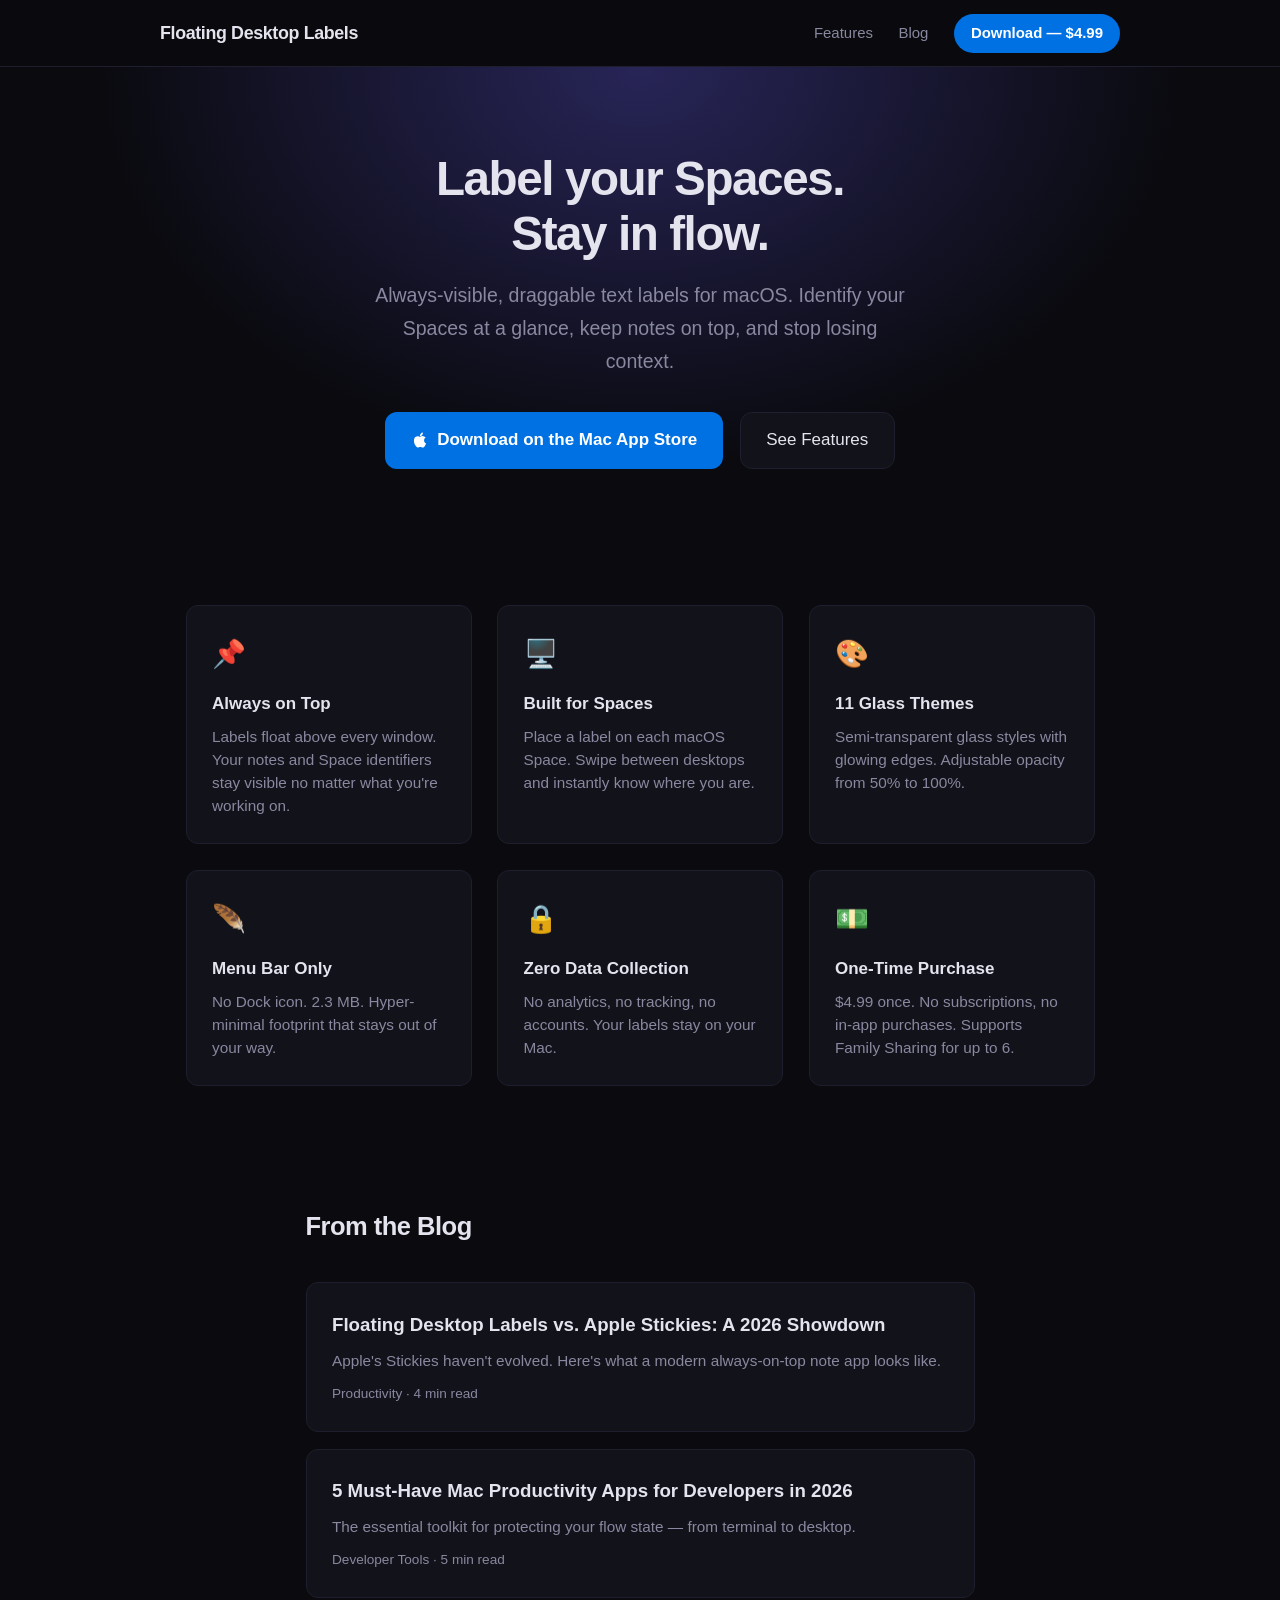
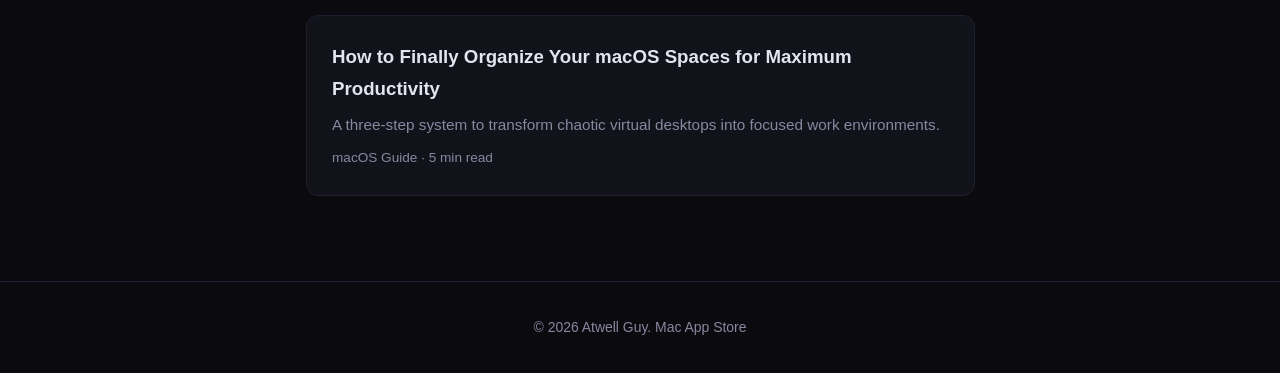
<file: index.html>
<!DOCTYPE html>
<html lang="en">
<head>
  <meta charset="utf-8">
  <meta name="viewport" content="width=device-width, initial-scale=1">
  <title>Floating Desktop Labels — Always-On-Top Labels for macOS Spaces</title>
  <meta name="description" content="Create always-visible, draggable text labels to identify your macOS Spaces at a glance. 11 glass themes, zero data collection. $4.99 one-time.">
  <meta name="keywords" content="macOS Spaces, desktop labels, floating notes, always on top, mac productivity, virtual desktops, macOS app, Stickies alternative">
  <link rel="canonical" href="https://blackdagg3r.github.io/floating-desktop-labels-site/">

  <!-- Open Graph -->
  <meta property="og:type" content="website">
  <meta property="og:title" content="Floating Desktop Labels — Always-On-Top Labels for macOS Spaces">
  <meta property="og:description" content="Create always-visible, draggable text labels to identify your macOS Spaces at a glance. 11 glass themes, zero data collection.">
  <meta property="og:url" content="https://blackdagg3r.github.io/floating-desktop-labels-site/">
  <meta property="og:site_name" content="Floating Desktop Labels">
  <!-- <meta property="og:image" content="https://blackdagg3r.github.io/floating-desktop-labels-site/assets/og-image.png"> -->

  <!-- Twitter Card -->
  <meta name="twitter:card" content="summary_large_image">
  <meta name="twitter:title" content="Floating Desktop Labels — Always-On-Top Labels for macOS Spaces">
  <meta name="twitter:description" content="Create always-visible, draggable text labels to identify your macOS Spaces at a glance.">

  <!-- Apple Smart Banner -->
  <meta name="apple-itunes-app" content="app-id=6760682904">

  <link rel="stylesheet" href="style.css">

  <!-- JSON-LD Structured Data -->
  <script type="application/ld+json">
  {
    "@context": "https://schema.org",
    "@type": "SoftwareApplication",
    "name": "Floating Desktop Labels",
    "operatingSystem": "macOS 13.0+",
    "applicationCategory": "ProductivityApplication",
    "offers": {
      "@type": "Offer",
      "price": "4.99",
      "priceCurrency": "USD"
    },
    "description": "Create always-visible, draggable text labels to identify your macOS Spaces at a glance.",
    "author": {
      "@type": "Person",
      "name": "Atwell Guy"
    }
  }
  </script>
</head>
<body>

<nav class="nav" role="navigation" aria-label="Main">
  <div class="nav-inner">
    <a href="./" class="nav-brand">Floating Desktop Labels</a>
    <div class="nav-links">
      <a href="#features">Features</a>
      <a href="#blog">Blog</a>
      <a href="https://apps.apple.com/app/floating-desktop-labels/id6760682904" class="nav-cta" target="_blank" rel="noopener">Download — $4.99</a>
    </div>
  </div>
</nav>

<section class="hero">
  <h1>Label your Spaces.<br>Stay in flow.</h1>
  <p class="subtitle">Always-visible, draggable text labels for macOS. Identify your Spaces at a glance, keep notes on top, and stop losing context.</p>
  <div class="cta-row">
    <a href="https://apps.apple.com/app/floating-desktop-labels/id6760682904" class="btn-primary" target="_blank" rel="noopener">
      <svg width="18" height="18" viewBox="0 0 24 24" fill="currentColor"><path d="M18.71 19.5c-.83 1.24-1.71 2.45-3.05 2.47-1.34.03-1.77-.79-3.29-.79-1.53 0-2 .77-3.27.82-1.31.05-2.3-1.32-3.14-2.53C4.25 17 2.94 12.45 4.7 9.39c.87-1.52 2.43-2.48 4.12-2.51 1.28-.02 2.5.87 3.29.87.78 0 2.26-1.07 3.8-.91.65.03 2.47.26 3.64 1.98-.09.06-2.17 1.28-2.15 3.81.03 3.02 2.65 4.03 2.68 4.04-.03.07-.42 1.44-1.38 2.83M13 3.5c.73-.83 1.94-1.46 2.94-1.5.13 1.17-.34 2.35-1.04 3.19-.69.85-1.83 1.51-2.95 1.42-.15-1.15.41-2.35 1.05-3.11z"/></svg>
      Download on the Mac App Store
    </a>
    <a href="#features" class="btn-secondary">See Features</a>
  </div>
</section>

<section class="features" id="features">
  <div class="feature-card">
    <div class="icon">📌</div>
    <h3>Always on Top</h3>
    <p>Labels float above every window. Your notes and Space identifiers stay visible no matter what you're working on.</p>
  </div>
  <div class="feature-card">
    <div class="icon">🖥️</div>
    <h3>Built for Spaces</h3>
    <p>Place a label on each macOS Space. Swipe between desktops and instantly know where you are.</p>
  </div>
  <div class="feature-card">
    <div class="icon">🎨</div>
    <h3>11 Glass Themes</h3>
    <p>Semi-transparent glass styles with glowing edges. Adjustable opacity from 50% to 100%.</p>
  </div>
  <div class="feature-card">
    <div class="icon">🪶</div>
    <h3>Menu Bar Only</h3>
    <p>No Dock icon. 2.3 MB. Hyper-minimal footprint that stays out of your way.</p>
  </div>
  <div class="feature-card">
    <div class="icon">🔒</div>
    <h3>Zero Data Collection</h3>
    <p>No analytics, no tracking, no accounts. Your labels stay on your Mac.</p>
  </div>
  <div class="feature-card">
    <div class="icon">💵</div>
    <h3>One-Time Purchase</h3>
    <p>$4.99 once. No subscriptions, no in-app purchases. Supports Family Sharing for up to 6.</p>
  </div>
</section>

<section class="blog-section" id="blog">
  <h2>From the Blog</h2>

  <a href="blog/stickies-vs-floating-desktop-labels.html" class="blog-card">
    <h3>Floating Desktop Labels vs. Apple Stickies: A 2026 Showdown</h3>
    <p>Apple's Stickies haven't evolved. Here's what a modern always-on-top note app looks like.</p>
    <div class="meta">Productivity &middot; 4 min read</div>
  </a>

  <a href="blog/must-have-mac-productivity-apps.html" class="blog-card">
    <h3>5 Must-Have Mac Productivity Apps for Developers in 2026</h3>
    <p>The essential toolkit for protecting your flow state — from terminal to desktop.</p>
    <div class="meta">Developer Tools &middot; 5 min read</div>
  </a>

  <a href="blog/organize-macos-spaces.html" class="blog-card">
    <h3>How to Finally Organize Your macOS Spaces for Maximum Productivity</h3>
    <p>A three-step system to transform chaotic virtual desktops into focused work environments.</p>
    <div class="meta">macOS Guide &middot; 5 min read</div>
  </a>
</section>

<footer class="footer">
  <p>&copy; 2026 Atwell Guy. <a href="https://apps.apple.com/app/floating-desktop-labels/id6760682904" target="_blank" rel="noopener">Mac App Store</a></p>
</footer>

</body>
</html>
</file>
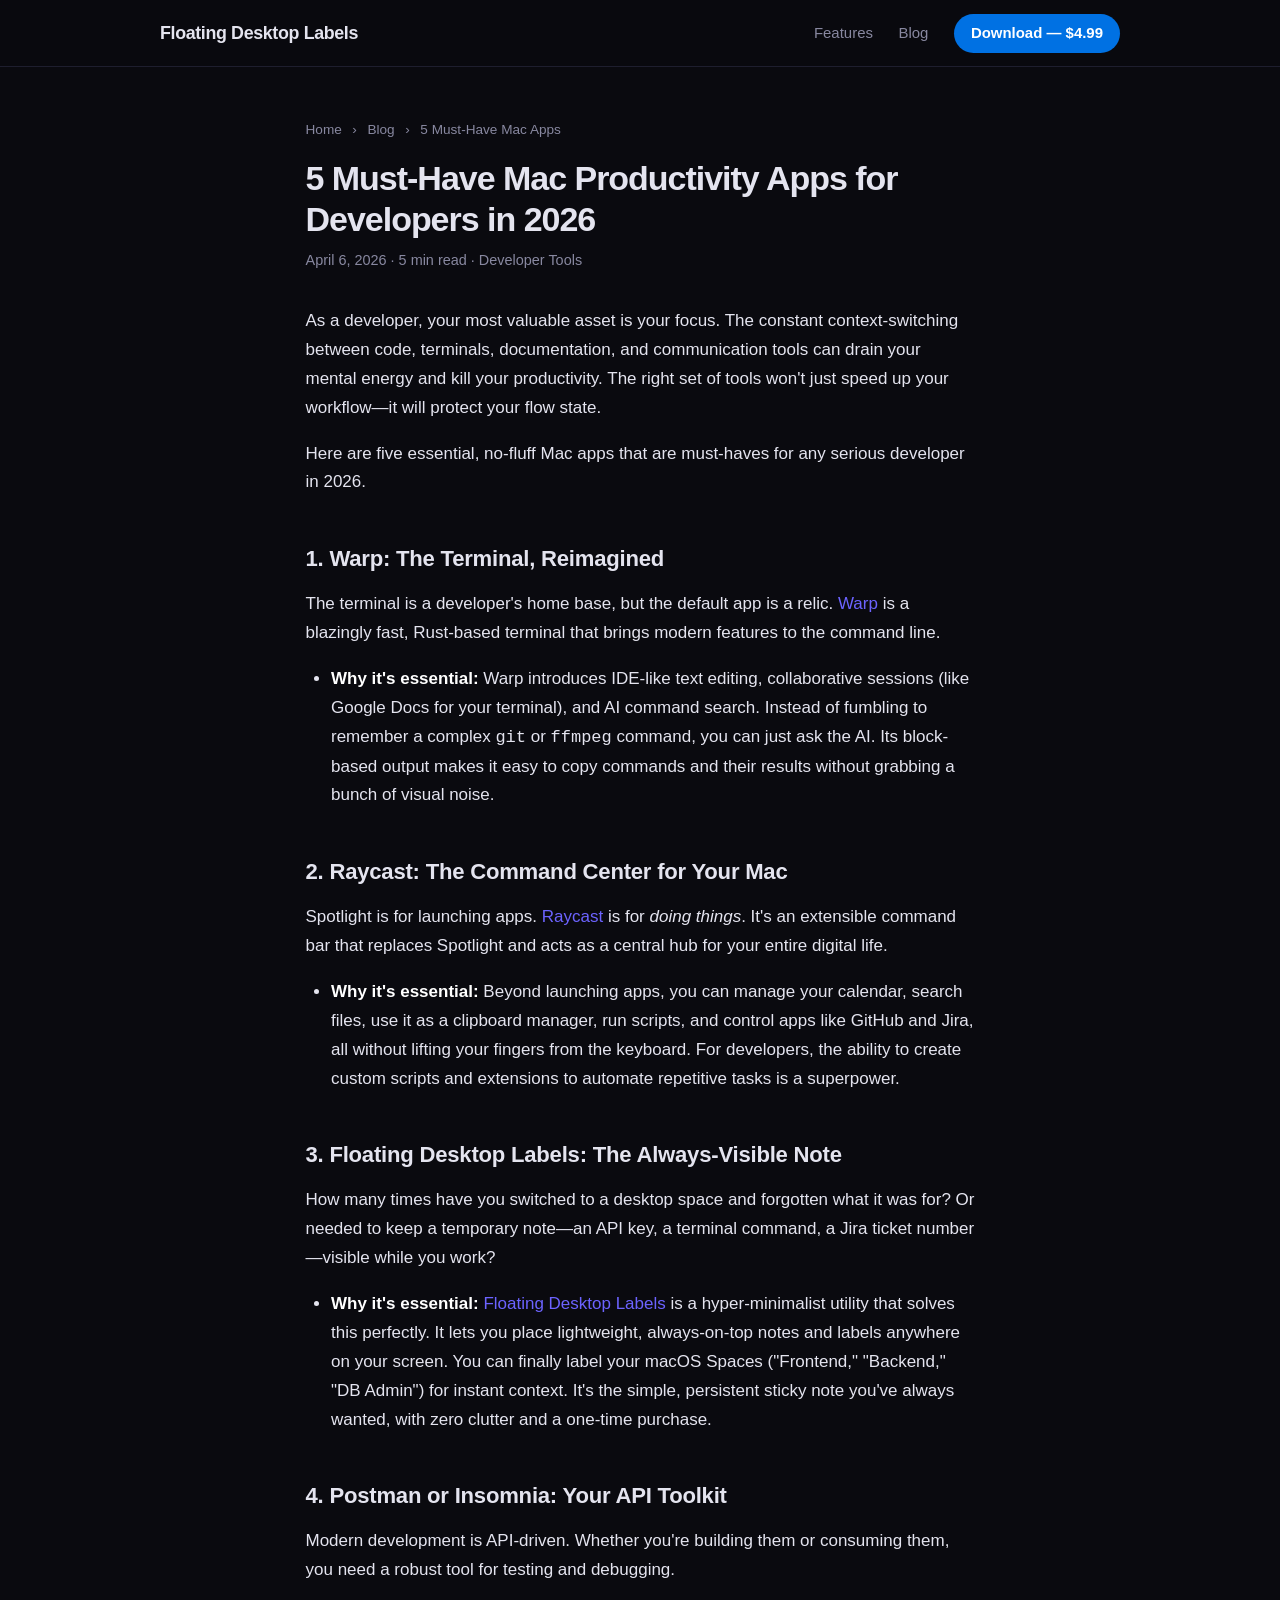
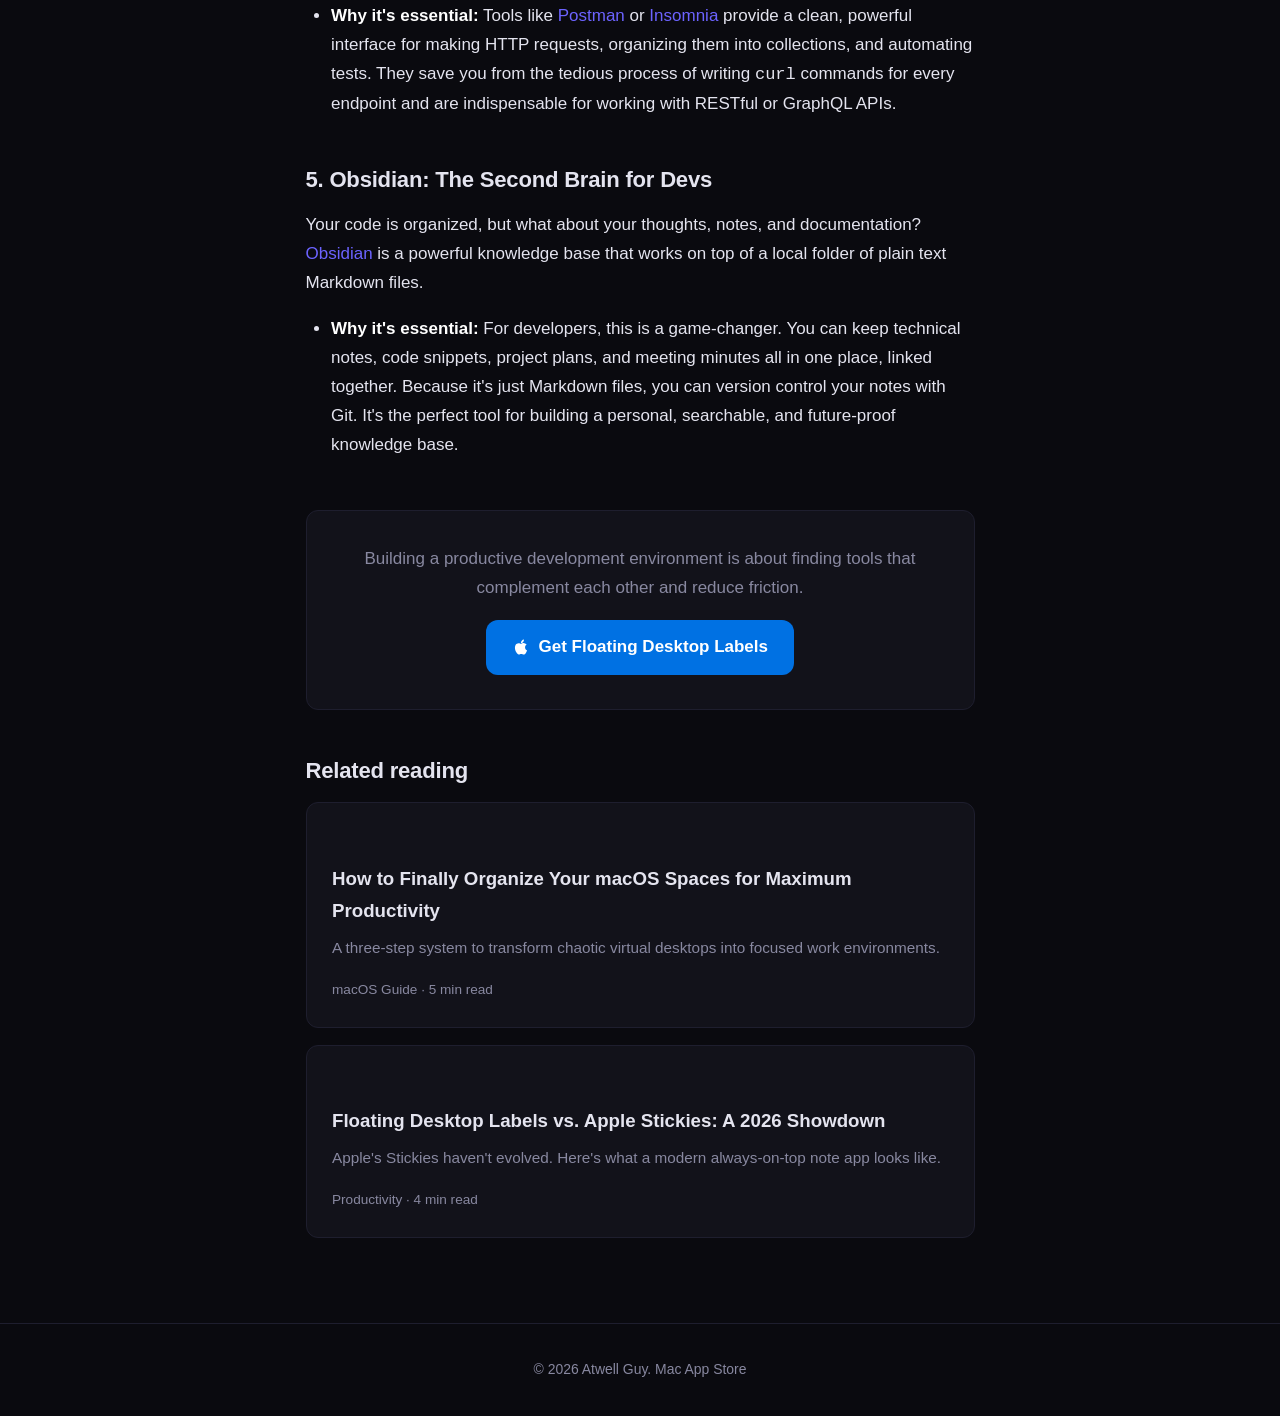
<file: blog/must-have-mac-productivity-apps.html>
<!DOCTYPE html>
<html lang="en">
<head>
  <meta charset="utf-8">
  <meta name="viewport" content="width=device-width, initial-scale=1">
  <title>5 Must-Have Mac Productivity Apps for Developers in 2026</title>
  <meta name="description" content="The 5 essential Mac apps every developer needs in 2026 — from a modern terminal to always-on-top desktop labels. Protect your focus and flow state.">
  <meta name="keywords" content="mac productivity apps 2026, developer tools mac, best mac apps developers, Warp terminal, Raycast, Floating Desktop Labels, Obsidian">
  <link rel="canonical" href="https://blackdagg3r.github.io/floating-desktop-labels-site/blog/must-have-mac-productivity-apps.html">

  <meta property="og:type" content="article">
  <meta property="og:title" content="5 Must-Have Mac Productivity Apps for Developers in 2026">
  <meta property="og:description" content="The essential Mac developer toolkit for protecting your flow state.">
  <meta property="og:url" content="https://blackdagg3r.github.io/floating-desktop-labels-site/blog/must-have-mac-productivity-apps.html">

  <meta name="twitter:card" content="summary_large_image">
  <meta name="apple-itunes-app" content="app-id=6760682904">
  <link rel="stylesheet" href="../style.css">

  <script type="application/ld+json">
  {
    "@context": "https://schema.org",
    "@type": "Article",
    "headline": "5 Must-Have Mac Productivity Apps for Developers in 2026",
    "author": { "@type": "Person", "name": "Atwell Guy" },
    "datePublished": "2026-04-06",
    "publisher": { "@type": "Person", "name": "Atwell Guy" },
    "description": "The 5 essential Mac apps every developer needs in 2026."
  }
  </script>
</head>
<body>

<nav class="nav" role="navigation" aria-label="Main">
  <div class="nav-inner">
    <a href="/" class="nav-brand">Floating Desktop Labels</a>
    <div class="nav-links">
      <a href="/#features">Features</a>
      <a href="/#blog">Blog</a>
      <a href="https://apps.apple.com/app/floating-desktop-labels/id6760682904" class="nav-cta" target="_blank" rel="noopener">Download — $4.99</a>
    </div>
  </div>
</nav>

<article class="article">
  <div class="breadcrumb"><a href="/">Home</a> <span>›</span> <a href="/#blog">Blog</a> <span>›</span> 5 Must-Have Mac Apps</div>

  <h1>5 Must-Have Mac Productivity Apps for Developers in 2026</h1>
  <div class="article-meta">April 6, 2026 &middot; 5 min read &middot; Developer Tools</div>

  <p>As a developer, your most valuable asset is your focus. The constant context-switching between code, terminals, documentation, and communication tools can drain your mental energy and kill your productivity. The right set of tools won't just speed up your workflow—it will protect your flow state.</p>

  <p>Here are five essential, no-fluff Mac apps that are must-haves for any serious developer in 2026.</p>

  <h2>1. Warp: The Terminal, Reimagined</h2>

  <p>The terminal is a developer's home base, but the default app is a relic. <a href="https://www.warp.dev/" target="_blank" rel="noopener">Warp</a> is a blazingly fast, Rust-based terminal that brings modern features to the command line.</p>

  <ul>
    <li><strong>Why it's essential:</strong> Warp introduces IDE-like text editing, collaborative sessions (like Google Docs for your terminal), and AI command search. Instead of fumbling to remember a complex <code>git</code> or <code>ffmpeg</code> command, you can just ask the AI. Its block-based output makes it easy to copy commands and their results without grabbing a bunch of visual noise.</li>
  </ul>

  <h2>2. Raycast: The Command Center for Your Mac</h2>

  <p>Spotlight is for launching apps. <a href="https://www.raycast.com/" target="_blank" rel="noopener">Raycast</a> is for <em>doing things</em>. It's an extensible command bar that replaces Spotlight and acts as a central hub for your entire digital life.</p>

  <ul>
    <li><strong>Why it's essential:</strong> Beyond launching apps, you can manage your calendar, search files, use it as a clipboard manager, run scripts, and control apps like GitHub and Jira, all without lifting your fingers from the keyboard. For developers, the ability to create custom scripts and extensions to automate repetitive tasks is a superpower.</li>
  </ul>

  <h2>3. Floating Desktop Labels: The Always-Visible Note</h2>

  <p>How many times have you switched to a desktop space and forgotten what it was for? Or needed to keep a temporary note—an API key, a terminal command, a Jira ticket number—visible while you work?</p>

  <ul>
    <li><strong>Why it's essential:</strong> <a href="https://apps.apple.com/app/floating-desktop-labels/id6760682904" target="_blank" rel="noopener">Floating Desktop Labels</a> is a hyper-minimalist utility that solves this perfectly. It lets you place lightweight, always-on-top notes and labels anywhere on your screen. You can finally label your macOS Spaces ("Frontend," "Backend," "DB Admin") for instant context. It's the simple, persistent sticky note you've always wanted, with zero clutter and a one-time purchase.</li>
  </ul>

  <h2>4. Postman or Insomnia: Your API Toolkit</h2>

  <p>Modern development is API-driven. Whether you're building them or consuming them, you need a robust tool for testing and debugging.</p>

  <ul>
    <li><strong>Why it's essential:</strong> Tools like <a href="https://www.postman.com/" target="_blank" rel="noopener">Postman</a> or <a href="https://insomnia.rest/" target="_blank" rel="noopener">Insomnia</a> provide a clean, powerful interface for making HTTP requests, organizing them into collections, and automating tests. They save you from the tedious process of writing <code>curl</code> commands for every endpoint and are indispensable for working with RESTful or GraphQL APIs.</li>
  </ul>

  <h2>5. Obsidian: The Second Brain for Devs</h2>

  <p>Your code is organized, but what about your thoughts, notes, and documentation? <a href="https://obsidian.md/" target="_blank" rel="noopener">Obsidian</a> is a powerful knowledge base that works on top of a local folder of plain text Markdown files.</p>

  <ul>
    <li><strong>Why it's essential:</strong> For developers, this is a game-changer. You can keep technical notes, code snippets, project plans, and meeting minutes all in one place, linked together. Because it's just Markdown files, you can version control your notes with Git. It's the perfect tool for building a personal, searchable, and future-proof knowledge base.</li>
  </ul>

  <div class="article-cta">
    <p>Building a productive development environment is about finding tools that complement each other and reduce friction.</p>
    <a href="https://apps.apple.com/app/floating-desktop-labels/id6760682904" class="btn-primary" target="_blank" rel="noopener">
      <svg width="18" height="18" viewBox="0 0 24 24" fill="currentColor"><path d="M18.71 19.5c-.83 1.24-1.71 2.45-3.05 2.47-1.34.03-1.77-.79-3.29-.79-1.53 0-2 .77-3.27.82-1.31.05-2.3-1.32-3.14-2.53C4.25 17 2.94 12.45 4.7 9.39c.87-1.52 2.43-2.48 4.12-2.51 1.28-.02 2.5.87 3.29.87.78 0 2.26-1.07 3.8-.91.65.03 2.47.26 3.64 1.98-.09.06-2.17 1.28-2.15 3.81.03 3.02 2.65 4.03 2.68 4.04-.03.07-.42 1.44-1.38 2.83M13 3.5c.73-.83 1.94-1.46 2.94-1.5.13 1.17-.34 2.35-1.04 3.19-.69.85-1.83 1.51-2.95 1.42-.15-1.15.41-2.35 1.05-3.11z"/></svg>
      Get Floating Desktop Labels
    </a>
  </div>

  <section aria-label="Related reading">
    <h2>Related reading</h2>

    <a href="organize-macos-spaces.html" class="blog-card">
      <h3>How to Finally Organize Your macOS Spaces for Maximum Productivity</h3>
      <p>A three-step system to transform chaotic virtual desktops into focused work environments.</p>
      <div class="meta">macOS Guide &middot; 5 min read</div>
    </a>

    <a href="stickies-vs-floating-desktop-labels.html" class="blog-card">
      <h3>Floating Desktop Labels vs. Apple Stickies: A 2026 Showdown</h3>
      <p>Apple's Stickies haven't evolved. Here's what a modern always-on-top note app looks like.</p>
      <div class="meta">Productivity &middot; 4 min read</div>
    </a>
  </section>
</article>

<footer class="footer">
  <p>&copy; 2026 Atwell Guy. <a href="https://apps.apple.com/app/floating-desktop-labels/id6760682904" target="_blank" rel="noopener">Mac App Store</a></p>
</footer>

</body>
</html>
</file>
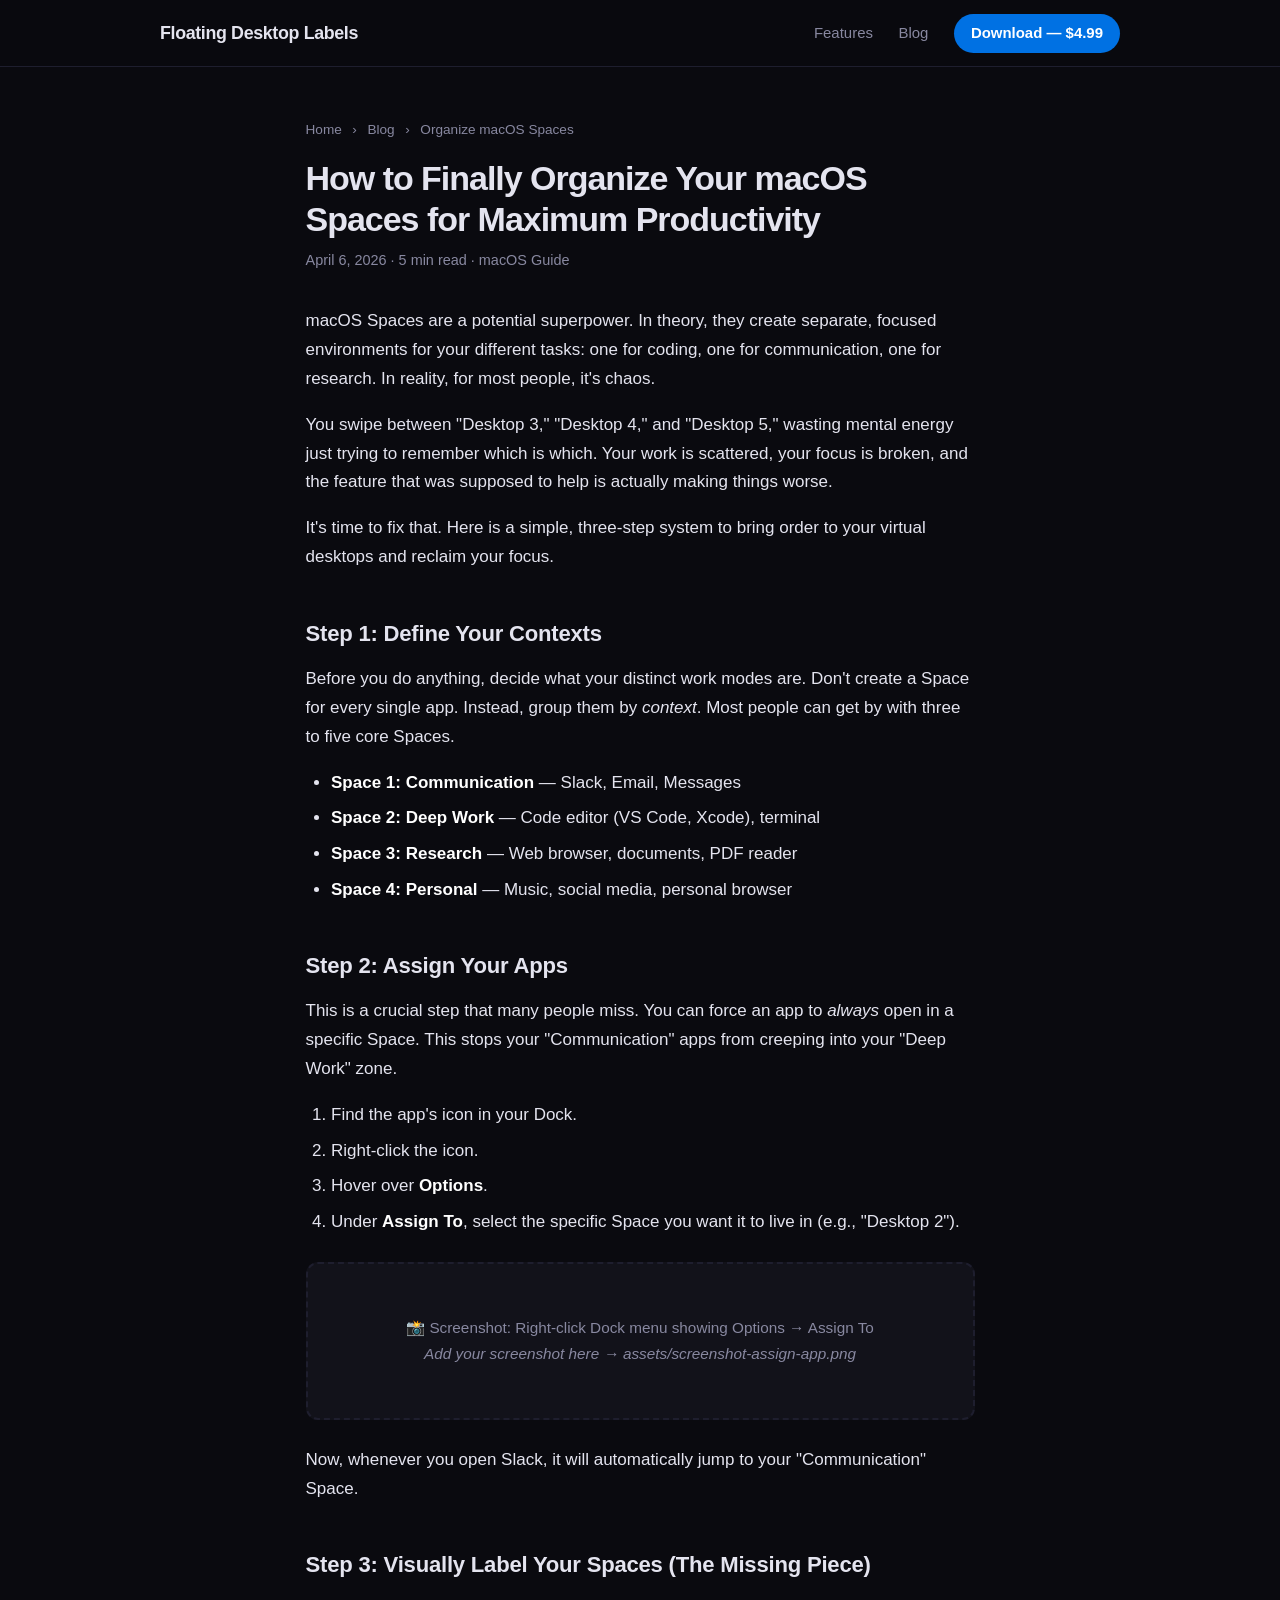
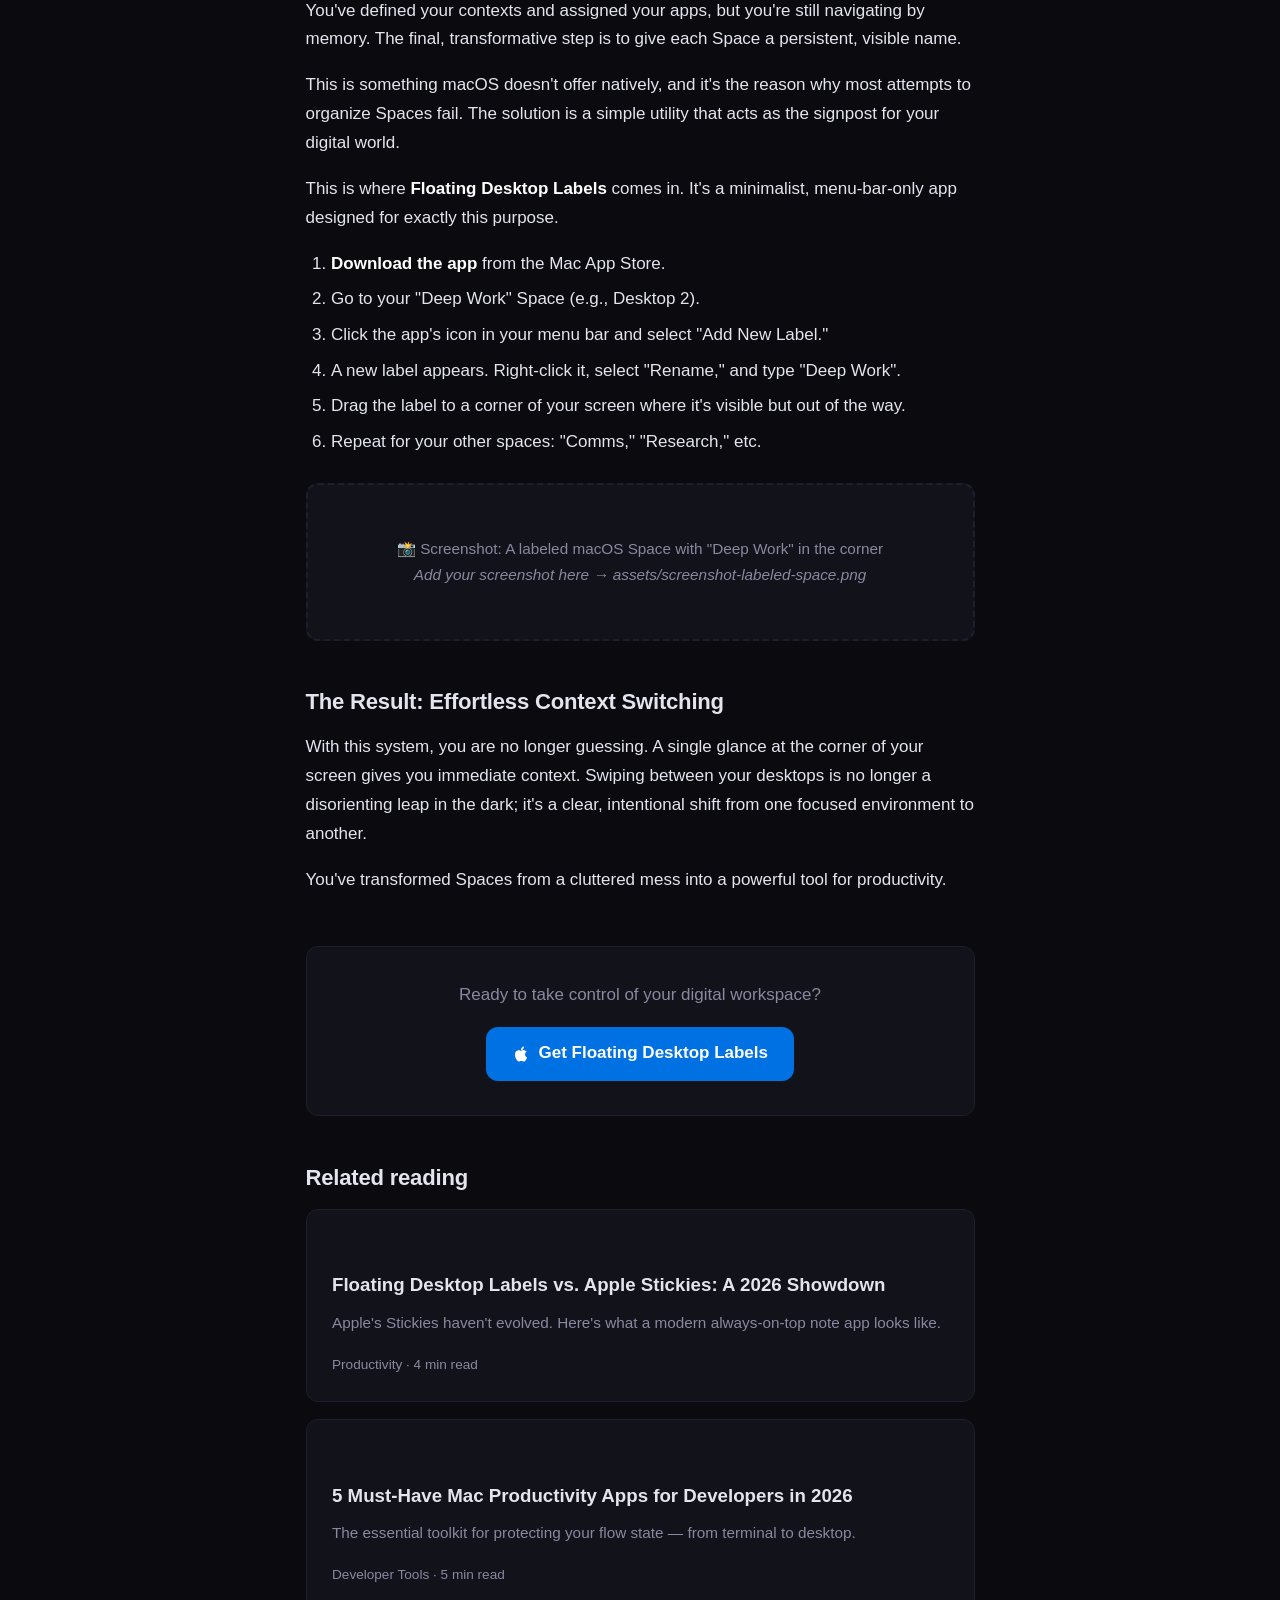
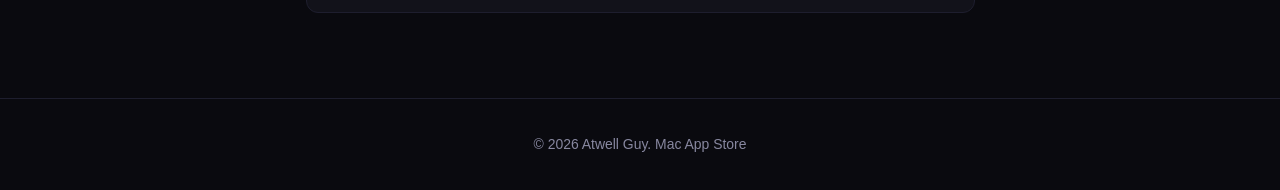
<file: blog/organize-macos-spaces.html>
<!DOCTYPE html>
<html lang="en">
<head>
  <meta charset="utf-8">
  <meta name="viewport" content="width=device-width, initial-scale=1">
  <title>How to Organize macOS Spaces for Maximum Productivity</title>
  <meta name="description" content="A 3-step system to organize macOS Spaces — define contexts, assign apps, and visually label each desktop for instant context switching.">
  <meta name="keywords" content="organize macOS Spaces, macOS virtual desktops, label macOS Spaces, macOS productivity, manage desktop spaces mac, Mission Control tips">
  <link rel="canonical" href="https://blackdagg3r.github.io/floating-desktop-labels-site/blog/organize-macos-spaces.html">

  <meta property="og:type" content="article">
  <meta property="og:title" content="How to Organize macOS Spaces for Maximum Productivity">
  <meta property="og:description" content="A 3-step system to organize macOS Spaces for focused, effortless context switching.">
  <meta property="og:url" content="https://blackdagg3r.github.io/floating-desktop-labels-site/blog/organize-macos-spaces.html">

  <meta name="twitter:card" content="summary_large_image">
  <meta name="apple-itunes-app" content="app-id=6760682904">
  <link rel="stylesheet" href="../style.css">

  <script type="application/ld+json">
  {
    "@context": "https://schema.org",
    "@type": "HowTo",
    "name": "How to Organize macOS Spaces for Maximum Productivity",
    "description": "A 3-step system to organize macOS Spaces — define contexts, assign apps, and visually label each desktop.",
    "step": [
      { "@type": "HowToStep", "name": "Define Your Contexts", "text": "Decide what your distinct work modes are. Group apps by context, not individually. Most people need 3-5 core Spaces." },
      { "@type": "HowToStep", "name": "Assign Your Apps", "text": "Right-click an app's Dock icon, go to Options > Assign To, and select the specific Space." },
      { "@type": "HowToStep", "name": "Visually Label Your Spaces", "text": "Use Floating Desktop Labels to place a persistent, always-visible name on each Space." }
    ]
  }
  </script>
</head>
<body>

<nav class="nav" role="navigation" aria-label="Main">
  <div class="nav-inner">
    <a href="/" class="nav-brand">Floating Desktop Labels</a>
    <div class="nav-links">
      <a href="/#features">Features</a>
      <a href="/#blog">Blog</a>
      <a href="https://apps.apple.com/app/floating-desktop-labels/id6760682904" class="nav-cta" target="_blank" rel="noopener">Download — $4.99</a>
    </div>
  </div>
</nav>

<article class="article">
  <div class="breadcrumb"><a href="/">Home</a> <span>›</span> <a href="/#blog">Blog</a> <span>›</span> Organize macOS Spaces</div>

  <h1>How to Finally Organize Your macOS Spaces for Maximum Productivity</h1>
  <div class="article-meta">April 6, 2026 &middot; 5 min read &middot; macOS Guide</div>

  <p>macOS Spaces are a potential superpower. In theory, they create separate, focused environments for your different tasks: one for coding, one for communication, one for research. In reality, for most people, it's chaos.</p>

  <p>You swipe between "Desktop 3," "Desktop 4," and "Desktop 5," wasting mental energy just trying to remember which is which. Your work is scattered, your focus is broken, and the feature that was supposed to help is actually making things worse.</p>

  <p>It's time to fix that. Here is a simple, three-step system to bring order to your virtual desktops and reclaim your focus.</p>

  <h2>Step 1: Define Your Contexts</h2>

  <p>Before you do anything, decide what your distinct work modes are. Don't create a Space for every single app. Instead, group them by <em>context</em>. Most people can get by with three to five core Spaces.</p>

  <ul>
    <li><strong>Space 1: Communication</strong> — Slack, Email, Messages</li>
    <li><strong>Space 2: Deep Work</strong> — Code editor (VS Code, Xcode), terminal</li>
    <li><strong>Space 3: Research</strong> — Web browser, documents, PDF reader</li>
    <li><strong>Space 4: Personal</strong> — Music, social media, personal browser</li>
  </ul>

  <h2>Step 2: Assign Your Apps</h2>

  <p>This is a crucial step that many people miss. You can force an app to <em>always</em> open in a specific Space. This stops your "Communication" apps from creeping into your "Deep Work" zone.</p>

  <ol>
    <li>Find the app's icon in your Dock.</li>
    <li>Right-click the icon.</li>
    <li>Hover over <strong>Options</strong>.</li>
    <li>Under <strong>Assign To</strong>, select the specific Space you want it to live in (e.g., "Desktop 2").</li>
  </ol>

  <div class="screenshot-placeholder">📸 Screenshot: Right-click Dock menu showing Options → Assign To<br><em>Add your screenshot here → assets/screenshot-assign-app.png</em></div>

  <p>Now, whenever you open Slack, it will automatically jump to your "Communication" Space.</p>

  <h2>Step 3: Visually Label Your Spaces (The Missing Piece)</h2>

  <p>You've defined your contexts and assigned your apps, but you're still navigating by memory. The final, transformative step is to give each Space a persistent, visible name.</p>

  <p>This is something macOS doesn't offer natively, and it's the reason why most attempts to organize Spaces fail. The solution is a simple utility that acts as the signpost for your digital world.</p>

  <p>This is where <a href="https://apps.apple.com/app/floating-desktop-labels/id6760682904" target="_blank" rel="noopener"><strong>Floating Desktop Labels</strong></a> comes in. It's a minimalist, menu-bar-only app designed for exactly this purpose.</p>

  <ol>
    <li><strong>Download the app</strong> from the Mac App Store.</li>
    <li>Go to your "Deep Work" Space (e.g., Desktop 2).</li>
    <li>Click the app's icon in your menu bar and select "Add New Label."</li>
    <li>A new label appears. Right-click it, select "Rename," and type "Deep Work".</li>
    <li>Drag the label to a corner of your screen where it's visible but out of the way.</li>
    <li>Repeat for your other spaces: "Comms," "Research," etc.</li>
  </ol>

  <div class="screenshot-placeholder">📸 Screenshot: A labeled macOS Space with "Deep Work" in the corner<br><em>Add your screenshot here → assets/screenshot-labeled-space.png</em></div>

  <h2>The Result: Effortless Context Switching</h2>

  <p>With this system, you are no longer guessing. A single glance at the corner of your screen gives you immediate context. Swiping between your desktops is no longer a disorienting leap in the dark; it's a clear, intentional shift from one focused environment to another.</p>

  <p>You've transformed Spaces from a cluttered mess into a powerful tool for productivity.</p>

  <div class="article-cta">
    <p>Ready to take control of your digital workspace?</p>
    <a href="https://apps.apple.com/app/floating-desktop-labels/id6760682904" class="btn-primary" target="_blank" rel="noopener">
      <svg width="18" height="18" viewBox="0 0 24 24" fill="currentColor"><path d="M18.71 19.5c-.83 1.24-1.71 2.45-3.05 2.47-1.34.03-1.77-.79-3.29-.79-1.53 0-2 .77-3.27.82-1.31.05-2.3-1.32-3.14-2.53C4.25 17 2.94 12.45 4.7 9.39c.87-1.52 2.43-2.48 4.12-2.51 1.28-.02 2.5.87 3.29.87.78 0 2.26-1.07 3.8-.91.65.03 2.47.26 3.64 1.98-.09.06-2.17 1.28-2.15 3.81.03 3.02 2.65 4.03 2.68 4.04-.03.07-.42 1.44-1.38 2.83M13 3.5c.73-.83 1.94-1.46 2.94-1.5.13 1.17-.34 2.35-1.04 3.19-.69.85-1.83 1.51-2.95 1.42-.15-1.15.41-2.35 1.05-3.11z"/></svg>
      Get Floating Desktop Labels
    </a>
  </div>

  <section aria-label="Related reading">
    <h2>Related reading</h2>

    <a href="stickies-vs-floating-desktop-labels.html" class="blog-card">
      <h3>Floating Desktop Labels vs. Apple Stickies: A 2026 Showdown</h3>
      <p>Apple's Stickies haven't evolved. Here's what a modern always-on-top note app looks like.</p>
      <div class="meta">Productivity &middot; 4 min read</div>
    </a>

    <a href="must-have-mac-productivity-apps.html" class="blog-card">
      <h3>5 Must-Have Mac Productivity Apps for Developers in 2026</h3>
      <p>The essential toolkit for protecting your flow state — from terminal to desktop.</p>
      <div class="meta">Developer Tools &middot; 5 min read</div>
    </a>
  </section>
</article>

<footer class="footer">
  <p>&copy; 2026 Atwell Guy. <a href="https://apps.apple.com/app/floating-desktop-labels/id6760682904" target="_blank" rel="noopener">Mac App Store</a></p>
</footer>

</body>
</html>
</file>
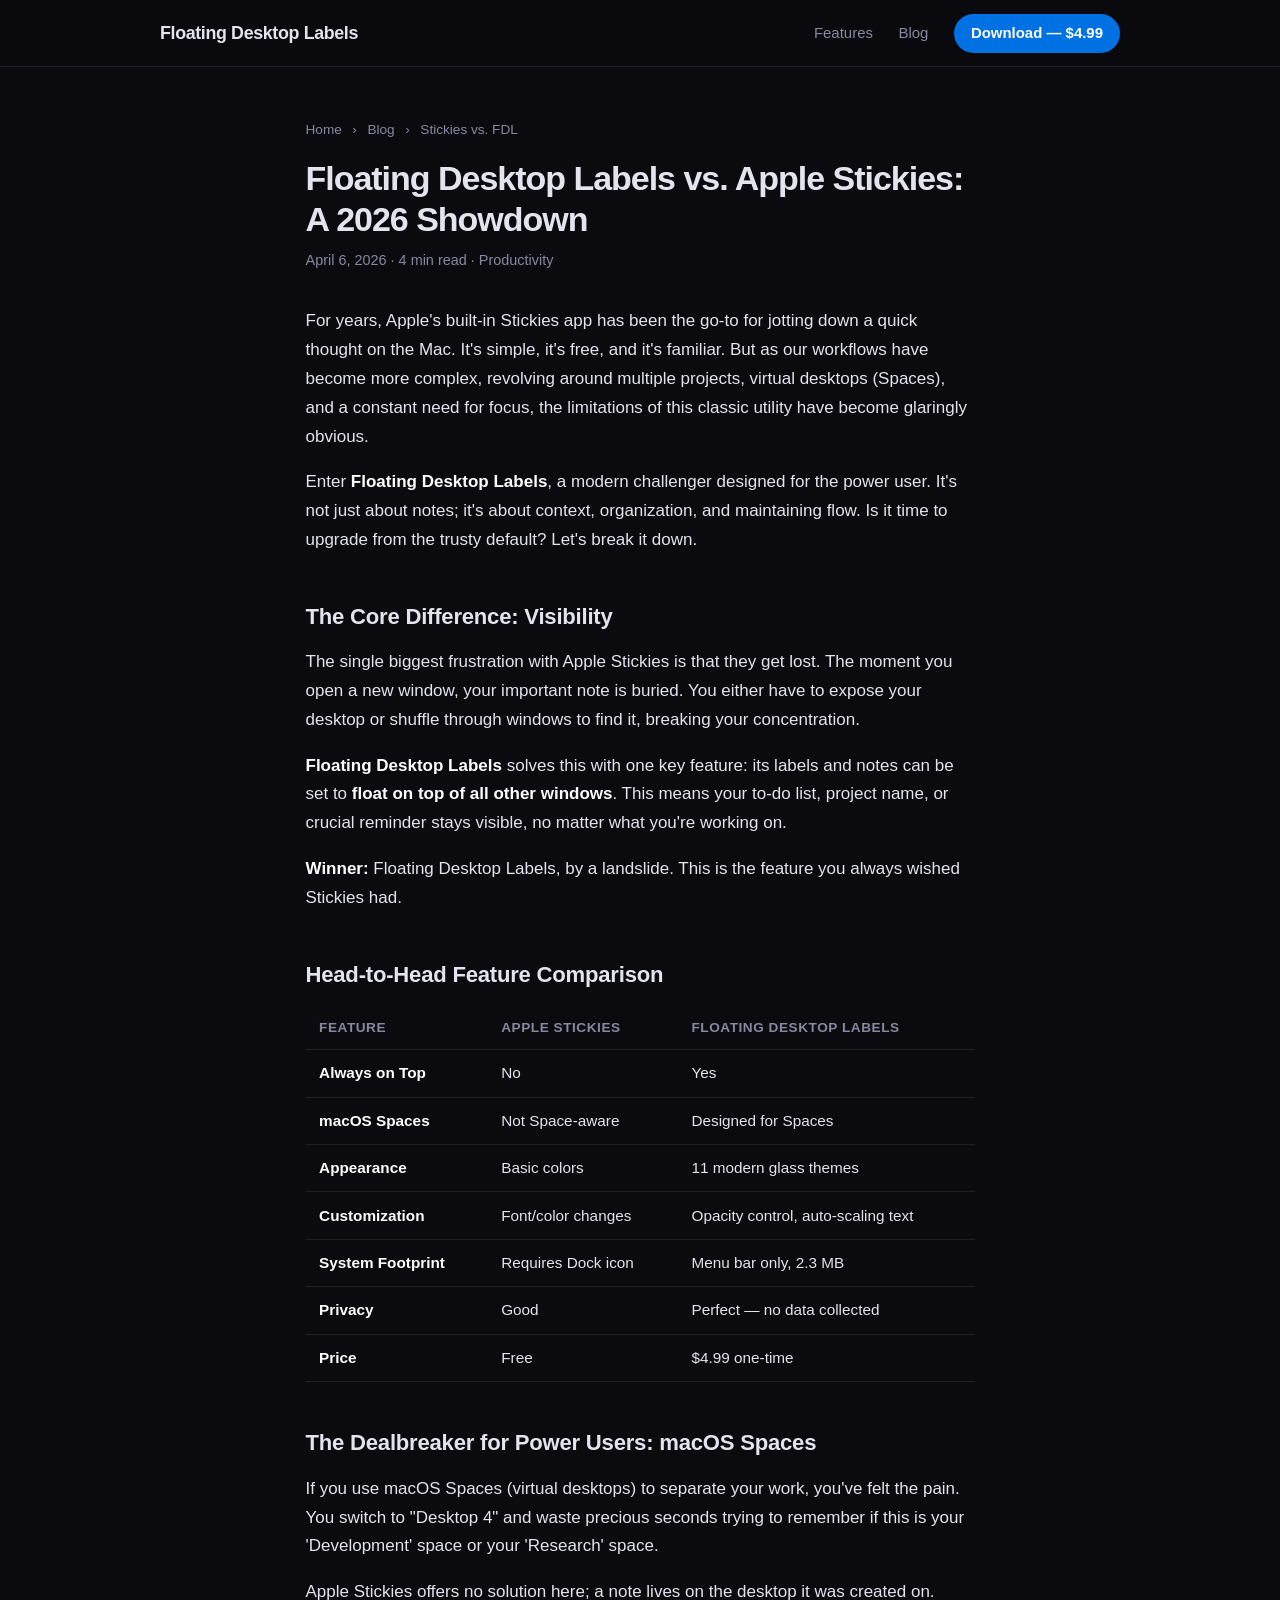
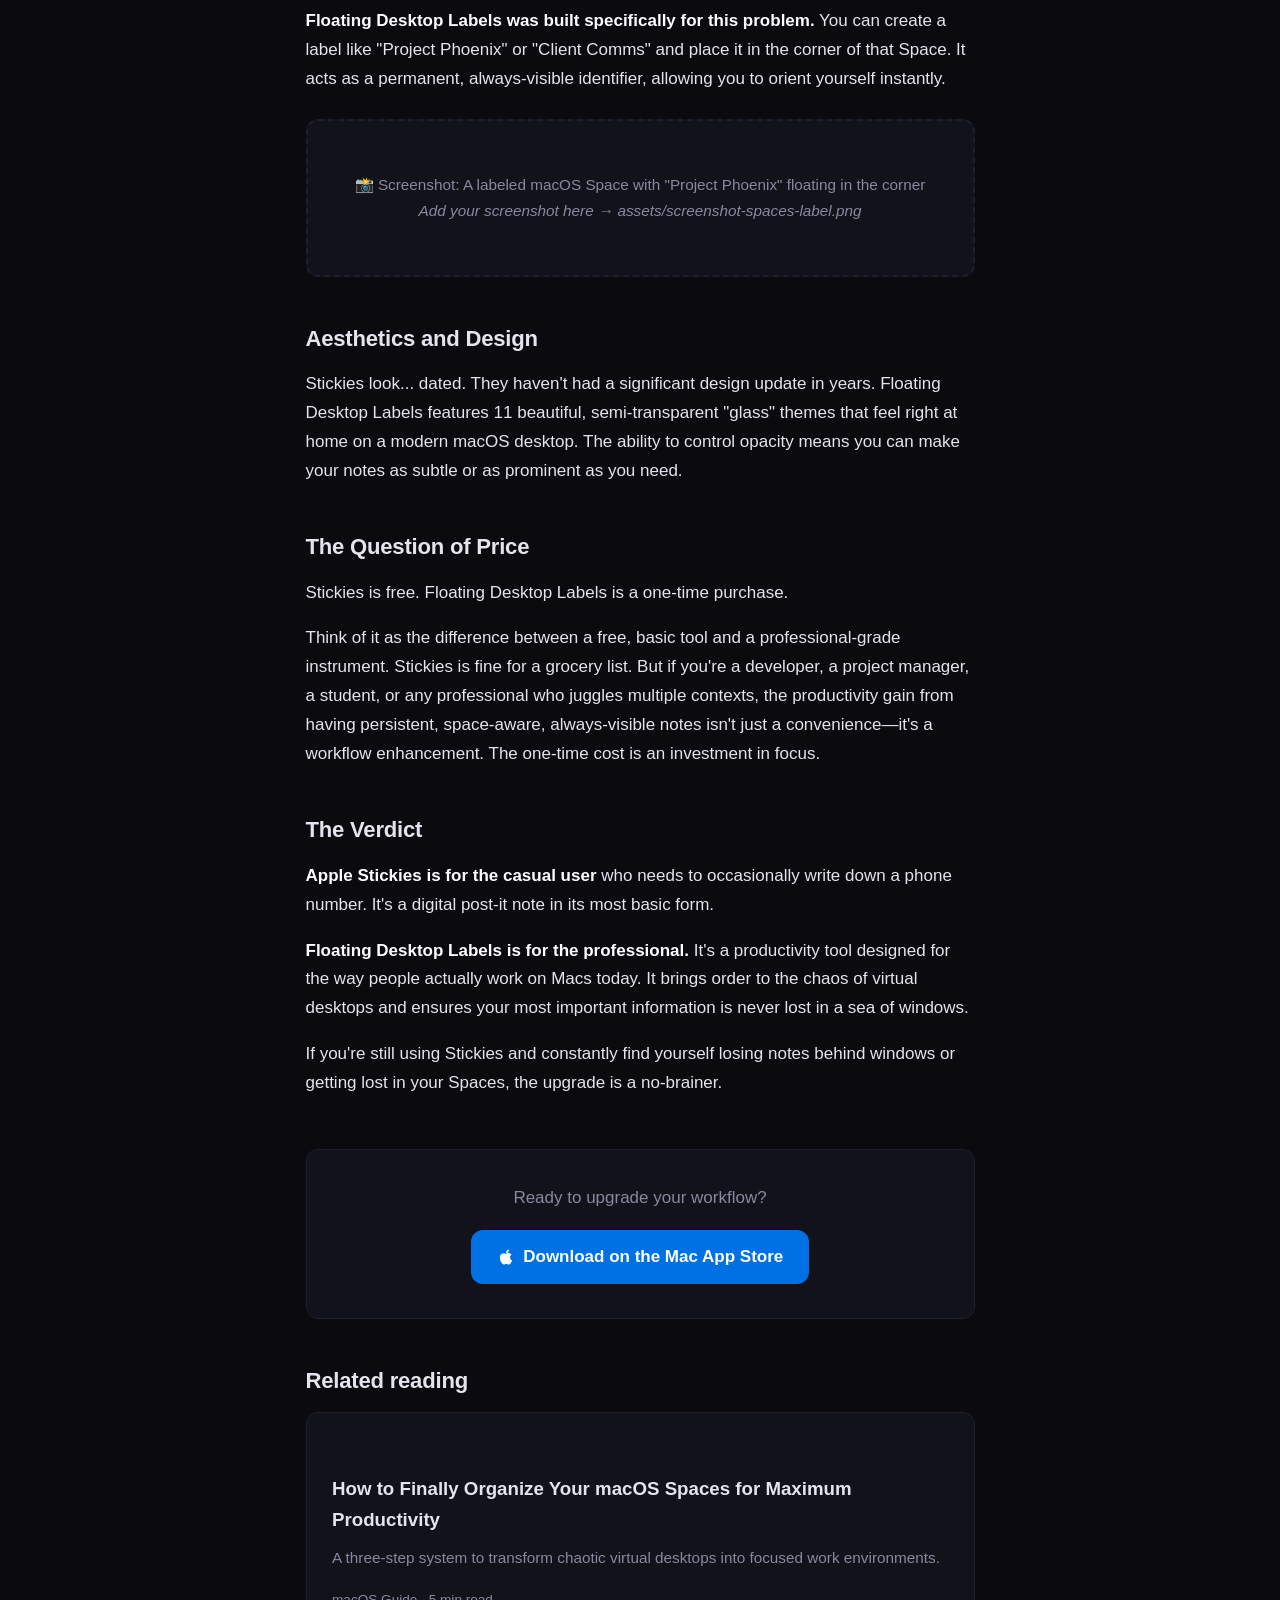
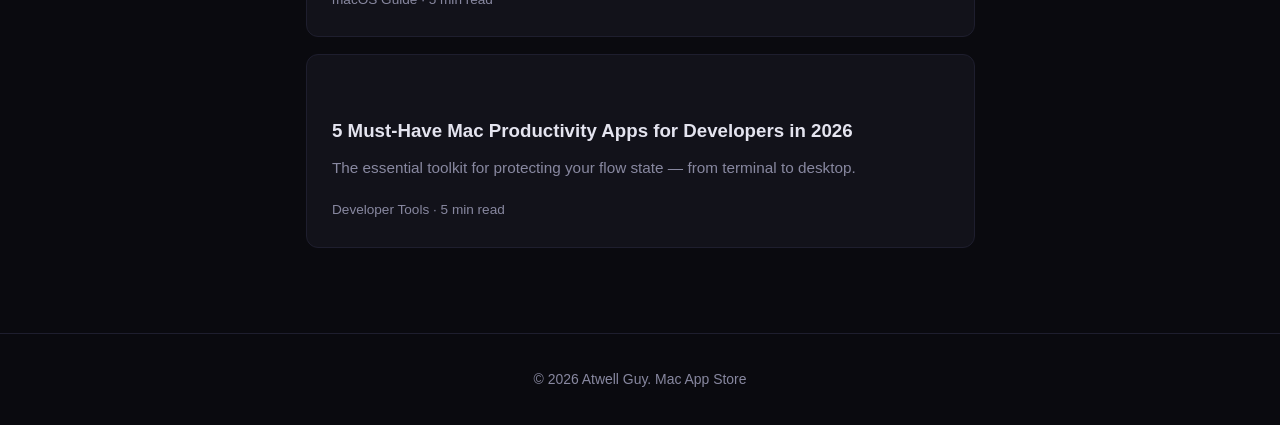
<file: blog/stickies-vs-floating-desktop-labels.html>
<!DOCTYPE html>
<html lang="en">
<head>
  <meta charset="utf-8">
  <meta name="viewport" content="width=device-width, initial-scale=1">
  <title>Floating Desktop Labels vs. Apple Stickies: A 2026 Showdown</title>
  <meta name="description" content="Apple Stickies vs Floating Desktop Labels — feature comparison for macOS power users who need always-on-top notes, Space-aware labels, and modern glass themes.">
  <meta name="keywords" content="Apple Stickies alternative, macOS Stickies replacement, floating notes mac, always on top notes, macOS Spaces labels">
  <link rel="canonical" href="https://blackdagg3r.github.io/floating-desktop-labels-site/blog/stickies-vs-floating-desktop-labels.html">

  <meta property="og:type" content="article">
  <meta property="og:title" content="Floating Desktop Labels vs. Apple Stickies: A 2026 Showdown">
  <meta property="og:description" content="Apple Stickies vs Floating Desktop Labels — feature comparison for macOS power users.">
  <meta property="og:url" content="https://blackdagg3r.github.io/floating-desktop-labels-site/blog/stickies-vs-floating-desktop-labels.html">

  <meta name="twitter:card" content="summary_large_image">
  <meta name="twitter:title" content="Floating Desktop Labels vs. Apple Stickies: A 2026 Showdown">

  <meta name="apple-itunes-app" content="app-id=6760682904">
  <link rel="stylesheet" href="../style.css">

  <script type="application/ld+json">
  {
    "@context": "https://schema.org",
    "@type": "Article",
    "headline": "Floating Desktop Labels vs. Apple Stickies: A 2026 Showdown",
    "author": { "@type": "Person", "name": "Atwell Guy" },
    "datePublished": "2026-04-06",
    "publisher": { "@type": "Person", "name": "Atwell Guy" },
    "description": "Apple Stickies vs Floating Desktop Labels — feature comparison for macOS power users."
  }
  </script>
</head>
<body>

<nav class="nav" role="navigation" aria-label="Main">
  <div class="nav-inner">
    <a href="/" class="nav-brand">Floating Desktop Labels</a>
    <div class="nav-links">
      <a href="/#features">Features</a>
      <a href="/#blog">Blog</a>
      <a href="https://apps.apple.com/app/floating-desktop-labels/id6760682904" class="nav-cta" target="_blank" rel="noopener">Download — $4.99</a>
    </div>
  </div>
</nav>

<article class="article">
  <div class="breadcrumb"><a href="/">Home</a> <span>›</span> <a href="/#blog">Blog</a> <span>›</span> Stickies vs. FDL</div>

  <h1>Floating Desktop Labels vs. Apple Stickies: A 2026 Showdown</h1>
  <div class="article-meta">April 6, 2026 &middot; 4 min read &middot; Productivity</div>

  <p>For years, Apple's built-in Stickies app has been the go-to for jotting down a quick thought on the Mac. It's simple, it's free, and it's familiar. But as our workflows have become more complex, revolving around multiple projects, virtual desktops (Spaces), and a constant need for focus, the limitations of this classic utility have become glaringly obvious.</p>

  <p>Enter <strong>Floating Desktop Labels</strong>, a modern challenger designed for the power user. It's not just about notes; it's about context, organization, and maintaining flow. Is it time to upgrade from the trusty default? Let's break it down.</p>

  <h2>The Core Difference: Visibility</h2>

  <p>The single biggest frustration with Apple Stickies is that they get lost. The moment you open a new window, your important note is buried. You either have to expose your desktop or shuffle through windows to find it, breaking your concentration.</p>

  <p><strong>Floating Desktop Labels</strong> solves this with one key feature: its labels and notes can be set to <strong>float on top of all other windows</strong>. This means your to-do list, project name, or crucial reminder stays visible, no matter what you're working on.</p>

  <p><strong>Winner:</strong> Floating Desktop Labels, by a landslide. This is the feature you always wished Stickies had.</p>

  <h2>Head-to-Head Feature Comparison</h2>

  <table>
    <thead>
      <tr><th>Feature</th><th>Apple Stickies</th><th>Floating Desktop Labels</th></tr>
    </thead>
    <tbody>
      <tr><td><strong>Always on Top</strong></td><td>No</td><td>Yes</td></tr>
      <tr><td><strong>macOS Spaces</strong></td><td>Not Space-aware</td><td>Designed for Spaces</td></tr>
      <tr><td><strong>Appearance</strong></td><td>Basic colors</td><td>11 modern glass themes</td></tr>
      <tr><td><strong>Customization</strong></td><td>Font/color changes</td><td>Opacity control, auto-scaling text</td></tr>
      <tr><td><strong>System Footprint</strong></td><td>Requires Dock icon</td><td>Menu bar only, 2.3 MB</td></tr>
      <tr><td><strong>Privacy</strong></td><td>Good</td><td>Perfect — no data collected</td></tr>
      <tr><td><strong>Price</strong></td><td>Free</td><td>$4.99 one-time</td></tr>
    </tbody>
  </table>

  <h2>The Dealbreaker for Power Users: macOS Spaces</h2>

  <p>If you use macOS Spaces (virtual desktops) to separate your work, you've felt the pain. You switch to "Desktop 4" and waste precious seconds trying to remember if this is your 'Development' space or your 'Research' space.</p>

  <p>Apple Stickies offers no solution here; a note lives on the desktop it was created on. <strong>Floating Desktop Labels was built specifically for this problem.</strong> You can create a label like "Project Phoenix" or "Client Comms" and place it in the corner of that Space. It acts as a permanent, always-visible identifier, allowing you to orient yourself instantly.</p>

  <div class="screenshot-placeholder">📸 Screenshot: A labeled macOS Space with "Project Phoenix" floating in the corner<br><em>Add your screenshot here → assets/screenshot-spaces-label.png</em></div>

  <h2>Aesthetics and Design</h2>

  <p>Stickies look... dated. They haven't had a significant design update in years. Floating Desktop Labels features 11 beautiful, semi-transparent "glass" themes that feel right at home on a modern macOS desktop. The ability to control opacity means you can make your notes as subtle or as prominent as you need.</p>

  <h2>The Question of Price</h2>

  <p>Stickies is free. Floating Desktop Labels is a one-time purchase.</p>

  <p>Think of it as the difference between a free, basic tool and a professional-grade instrument. Stickies is fine for a grocery list. But if you're a developer, a project manager, a student, or any professional who juggles multiple contexts, the productivity gain from having persistent, space-aware, always-visible notes isn't just a convenience—it's a workflow enhancement. The one-time cost is an investment in focus.</p>

  <h2>The Verdict</h2>

  <p><strong>Apple Stickies is for the casual user</strong> who needs to occasionally write down a phone number. It's a digital post-it note in its most basic form.</p>

  <p><strong>Floating Desktop Labels is for the professional.</strong> It's a productivity tool designed for the way people actually work on Macs today. It brings order to the chaos of virtual desktops and ensures your most important information is never lost in a sea of windows.</p>

  <p>If you're still using Stickies and constantly find yourself losing notes behind windows or getting lost in your Spaces, the upgrade is a no-brainer.</p>

  <div class="article-cta">
    <p>Ready to upgrade your workflow?</p>
    <a href="https://apps.apple.com/app/floating-desktop-labels/id6760682904" class="btn-primary" target="_blank" rel="noopener">
      <svg width="18" height="18" viewBox="0 0 24 24" fill="currentColor"><path d="M18.71 19.5c-.83 1.24-1.71 2.45-3.05 2.47-1.34.03-1.77-.79-3.29-.79-1.53 0-2 .77-3.27.82-1.31.05-2.3-1.32-3.14-2.53C4.25 17 2.94 12.45 4.7 9.39c.87-1.52 2.43-2.48 4.12-2.51 1.28-.02 2.5.87 3.29.87.78 0 2.26-1.07 3.8-.91.65.03 2.47.26 3.64 1.98-.09.06-2.17 1.28-2.15 3.81.03 3.02 2.65 4.03 2.68 4.04-.03.07-.42 1.44-1.38 2.83M13 3.5c.73-.83 1.94-1.46 2.94-1.5.13 1.17-.34 2.35-1.04 3.19-.69.85-1.83 1.51-2.95 1.42-.15-1.15.41-2.35 1.05-3.11z"/></svg>
      Download on the Mac App Store
    </a>
  </div>

  <section aria-label="Related reading">
    <h2>Related reading</h2>

    <a href="organize-macos-spaces.html" class="blog-card">
      <h3>How to Finally Organize Your macOS Spaces for Maximum Productivity</h3>
      <p>A three-step system to transform chaotic virtual desktops into focused work environments.</p>
      <div class="meta">macOS Guide &middot; 5 min read</div>
    </a>

    <a href="must-have-mac-productivity-apps.html" class="blog-card">
      <h3>5 Must-Have Mac Productivity Apps for Developers in 2026</h3>
      <p>The essential toolkit for protecting your flow state — from terminal to desktop.</p>
      <div class="meta">Developer Tools &middot; 5 min read</div>
    </a>
  </section>
</article>

<footer class="footer">
  <p>&copy; 2026 Atwell Guy. <a href="https://apps.apple.com/app/floating-desktop-labels/id6760682904" target="_blank" rel="noopener">Mac App Store</a></p>
</footer>

</body>
</html>
</file>
<file: style.css>
:root {
  --bg: #0a0a0f;
  --surface: #12121a;
  --border: #1e1e2e;
  --text: #e4e4ef;
  --text-muted: #8888a0;
  --accent: #6c63ff;
  --accent-glow: rgba(108, 99, 255, 0.3);
  --accent-hover: #7b73ff;
  --cta-bg: #0071e3;
  --cta-hover: #0077ed;
  --max-w: 720px;
  --font: -apple-system, BlinkMacSystemFont, 'SF Pro Text', 'Helvetica Neue', sans-serif;
}

*, *::before, *::after { box-sizing: border-box; margin: 0; padding: 0; }

html { font-size: 17px; scroll-behavior: smooth; }

body {
  font-family: var(--font);
  background: var(--bg);
  color: var(--text);
  line-height: 1.7;
  -webkit-font-smoothing: antialiased;
}

a { color: var(--accent); text-decoration: none; transition: color 0.2s; }
a:hover { color: var(--accent-hover); }

img { max-width: 100%; height: auto; border-radius: 8px; }

/* NAV */
.nav {
  position: sticky;
  top: 0;
  z-index: 100;
  background: rgba(10, 10, 15, 0.85);
  backdrop-filter: blur(12px);
  -webkit-backdrop-filter: blur(12px);
  border-bottom: 1px solid var(--border);
  padding: 0.8rem 1.5rem;
}
.nav-inner {
  max-width: 960px;
  margin: 0 auto;
  display: flex;
  align-items: center;
  justify-content: space-between;
}
.nav-brand {
  font-weight: 700;
  font-size: 1.05rem;
  color: var(--text);
  letter-spacing: -0.02em;
}
.nav-links { display: flex; gap: 1.5rem; align-items: center; }
.nav-links a { color: var(--text-muted); font-size: 0.88rem; }
.nav-links a:hover { color: var(--text); }
.nav-cta {
  background: var(--cta-bg);
  color: #fff !important;
  padding: 0.4rem 1rem;
  border-radius: 20px;
  font-size: 0.85rem;
  font-weight: 600;
  transition: background 0.2s;
}
.nav-cta:hover { background: var(--cta-hover); }

/* HERO */
.hero {
  text-align: center;
  padding: 5rem 1.5rem 4rem;
  background: radial-gradient(ellipse at 50% 0%, var(--accent-glow) 0%, transparent 60%);
}
.hero h1 {
  font-size: 2.8rem;
  font-weight: 800;
  letter-spacing: -0.03em;
  line-height: 1.15;
  margin-bottom: 1rem;
}
.hero .subtitle {
  font-size: 1.15rem;
  color: var(--text-muted);
  max-width: 540px;
  margin: 0 auto 2rem;
}
.hero .cta-row {
  display: flex;
  gap: 1rem;
  justify-content: center;
  flex-wrap: wrap;
}
.btn-primary {
  display: inline-flex;
  align-items: center;
  gap: 0.5rem;
  background: var(--cta-bg);
  color: #fff;
  padding: 0.75rem 1.5rem;
  border-radius: 12px;
  font-size: 1rem;
  font-weight: 600;
  transition: background 0.2s, transform 0.15s;
}
.btn-primary:hover { background: var(--cta-hover); color: #fff; transform: translateY(-1px); }
.btn-secondary {
  display: inline-flex;
  align-items: center;
  gap: 0.5rem;
  background: var(--surface);
  color: var(--text);
  padding: 0.75rem 1.5rem;
  border-radius: 12px;
  font-size: 1rem;
  font-weight: 500;
  border: 1px solid var(--border);
  transition: border-color 0.2s;
}
.btn-secondary:hover { border-color: var(--accent); color: var(--text); }

/* FEATURES */
.features {
  max-width: 960px;
  margin: 0 auto;
  padding: 4rem 1.5rem;
  display: grid;
  grid-template-columns: repeat(auto-fit, minmax(260px, 1fr));
  gap: 1.5rem;
}
.feature-card {
  background: var(--surface);
  border: 1px solid var(--border);
  border-radius: 12px;
  padding: 1.5rem;
}
.feature-card .icon { font-size: 1.6rem; margin-bottom: 0.75rem; }
.feature-card h3 { font-size: 1rem; font-weight: 700; margin-bottom: 0.4rem; }
.feature-card p { font-size: 0.9rem; color: var(--text-muted); line-height: 1.5; }

/* BLOG LIST */
.blog-section {
  max-width: var(--max-w);
  margin: 0 auto;
  padding: 3rem 1.5rem 4rem;
}
.blog-section h2 {
  font-size: 1.5rem;
  font-weight: 700;
  margin-bottom: 2rem;
  letter-spacing: -0.02em;
}
.blog-card {
  display: block;
  background: var(--surface);
  border: 1px solid var(--border);
  border-radius: 12px;
  padding: 1.5rem;
  margin-bottom: 1rem;
  transition: border-color 0.2s, transform 0.15s;
}
.blog-card:hover { border-color: var(--accent); transform: translateY(-2px); }
.blog-card h3 { font-size: 1.1rem; font-weight: 700; color: var(--text); margin-bottom: 0.4rem; }
.blog-card p { font-size: 0.9rem; color: var(--text-muted); }
.blog-card .meta { font-size: 0.8rem; color: var(--text-muted); margin-top: 0.5rem; }

/* ARTICLE */
.article {
  max-width: var(--max-w);
  margin: 0 auto;
  padding: 3rem 1.5rem 4rem;
}
.article h1 {
  font-size: 2rem;
  font-weight: 800;
  letter-spacing: -0.03em;
  line-height: 1.2;
  margin-bottom: 0.5rem;
}
.article .article-meta {
  font-size: 0.85rem;
  color: var(--text-muted);
  margin-bottom: 2rem;
}
.article h2 {
  font-size: 1.3rem;
  font-weight: 700;
  margin-top: 2.5rem;
  margin-bottom: 0.75rem;
  letter-spacing: -0.01em;
}
.article h3 {
  font-size: 1.1rem;
  font-weight: 600;
  margin-top: 2rem;
  margin-bottom: 0.5rem;
}
.article p { margin-bottom: 1rem; }
.article ul, .article ol { margin-bottom: 1rem; padding-left: 1.5rem; }
.article li { margin-bottom: 0.4rem; }
.article strong { color: #fff; }
.article table {
  width: 100%;
  border-collapse: collapse;
  margin-bottom: 1.5rem;
  font-size: 0.9rem;
}
.article th, .article td {
  text-align: left;
  padding: 0.6rem 0.8rem;
  border-bottom: 1px solid var(--border);
}
.article th { color: var(--text-muted); font-weight: 600; font-size: 0.8rem; text-transform: uppercase; letter-spacing: 0.04em; }
.article blockquote {
  border-left: 3px solid var(--accent);
  padding-left: 1rem;
  color: var(--text-muted);
  margin: 1.5rem 0;
  font-style: italic;
}
.article-cta {
  margin-top: 3rem;
  padding: 2rem;
  background: var(--surface);
  border: 1px solid var(--border);
  border-radius: 12px;
  text-align: center;
}
.article-cta p { color: var(--text-muted); margin-bottom: 1rem; }

/* FOOTER */
.footer {
  border-top: 1px solid var(--border);
  padding: 2rem 1.5rem;
  text-align: center;
  font-size: 0.82rem;
  color: var(--text-muted);
}
.footer a { color: var(--text-muted); }
.footer a:hover { color: var(--text); }

/* SCREENSHOT PLACEHOLDER */
.screenshot-placeholder {
  background: var(--surface);
  border: 2px dashed var(--border);
  border-radius: 12px;
  padding: 3rem 1.5rem;
  text-align: center;
  color: var(--text-muted);
  font-size: 0.9rem;
  margin: 1.5rem 0;
}

/* RESPONSIVE */
@media (max-width: 640px) {
  html { font-size: 16px; }
  .hero h1 { font-size: 2rem; }
  .hero { padding: 3rem 1rem 2.5rem; }
  .nav-links a:not(.nav-cta) { display: none; }
}

/* SEO: STRUCTURED BREADCRUMB */
.breadcrumb {
  font-size: 0.8rem;
  color: var(--text-muted);
  margin-bottom: 1rem;
}
.breadcrumb a { color: var(--text-muted); }
.breadcrumb span { margin: 0 0.4rem; }
</file>
